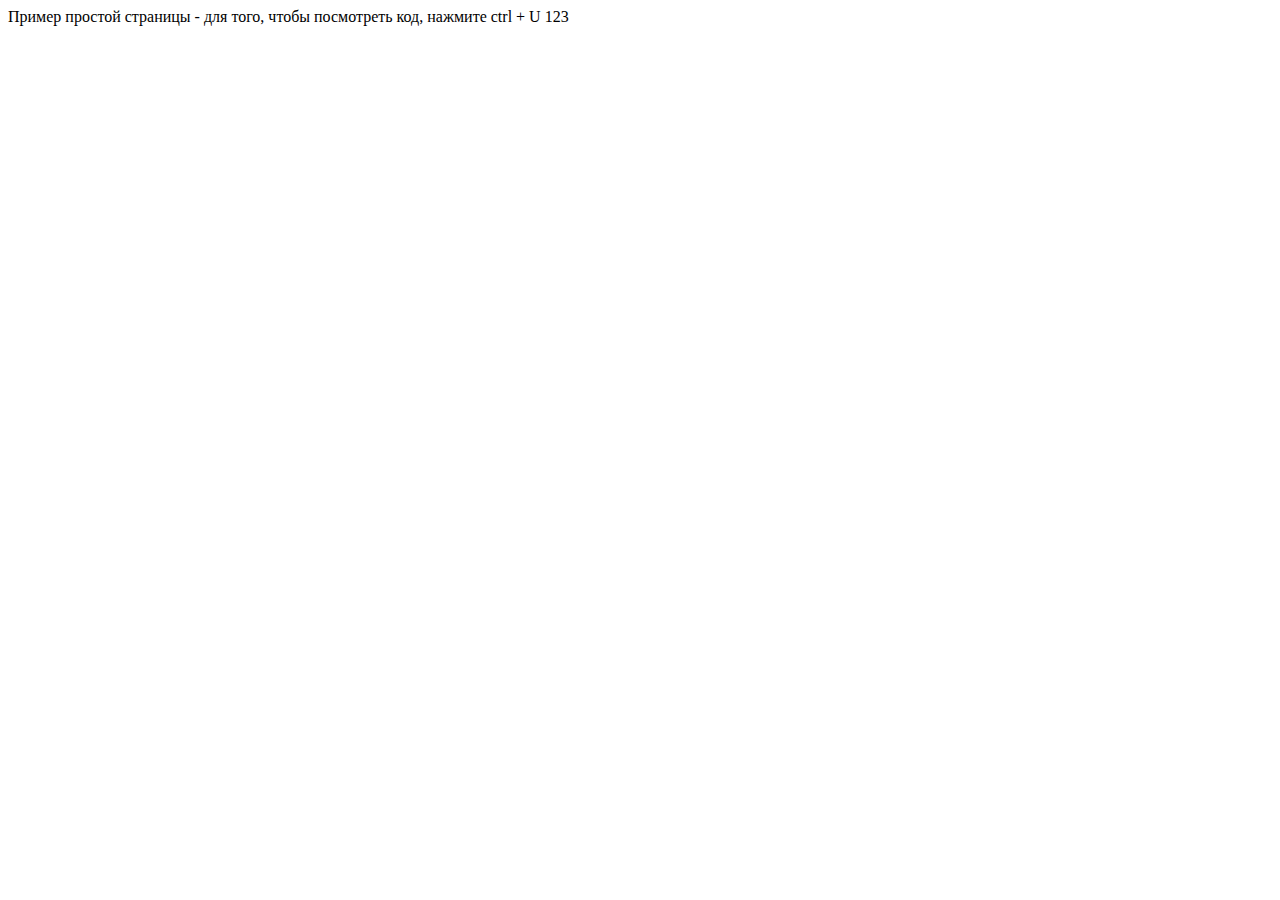
<file: index.html>
<!DOCTYPE html>

<html lang="ru">
<head>

<meta charset="UTF-8">

<title> Пример простой страницы html</title>
</head>

<body>

Пример простой страницы - для того, чтобы посмотреть код, нажмите ctrl + U 123
</body>

</html>
</file>
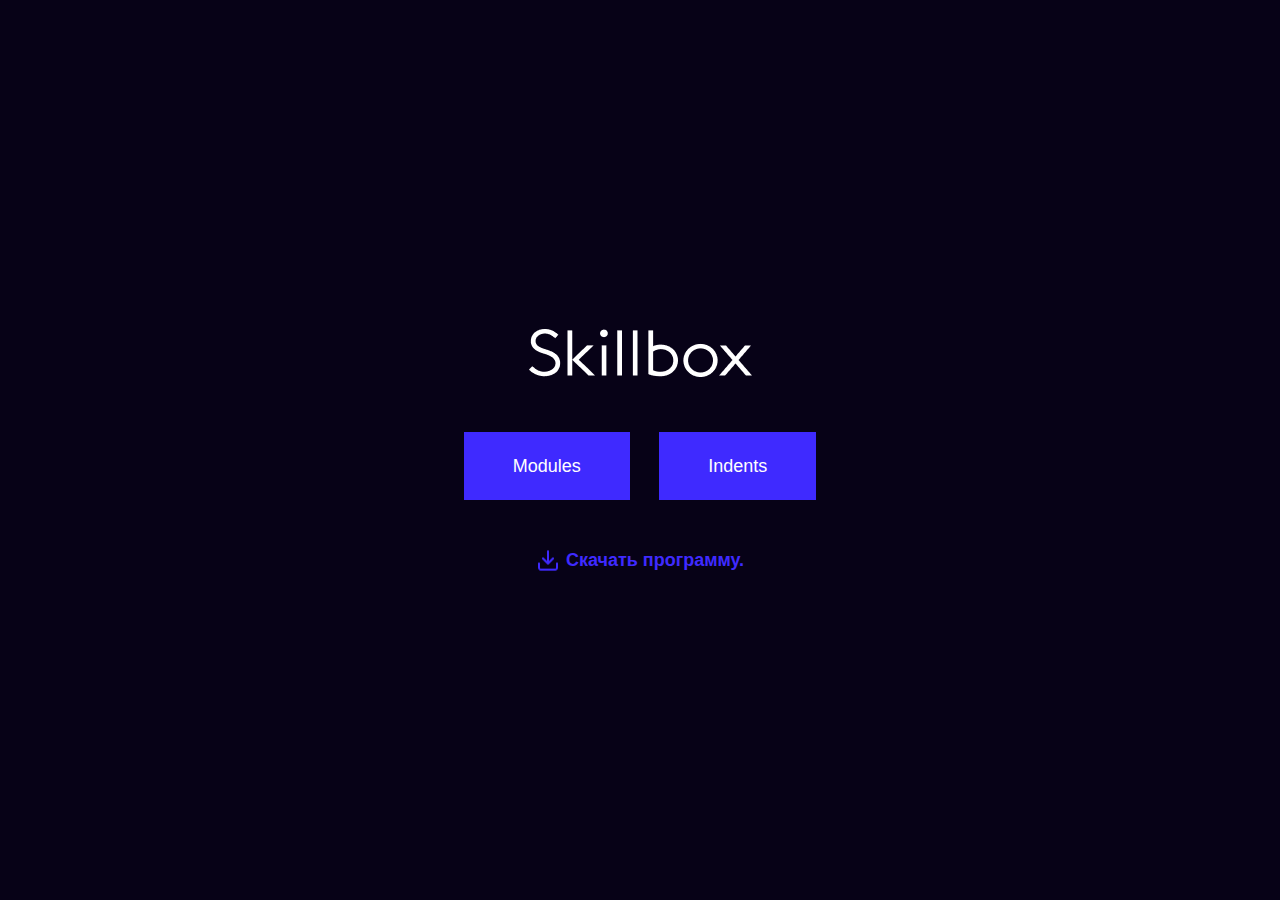
<file: Release/3/index.html>
<!DOCTYPE html>
<html lang="ru">

<head>
    <meta charset="UTF-8">
    <meta http-equiv="X-UA-Compatible" content="IE=edge">
    <meta name="viewport" content="width=device-width, initial-scale=1.0">
    <title>Практическая 3</title>
    <link rel="stylesheet" href="css/style.css">
    <link rel="stylesheet" href="css/normalize.css">
</head>

<body>
   
    <div class="main-content">
        <div class="logo">
            <a href="https://skillbox.ru/" target="_blank"><img src="img/logo-light.png"></a>
        </div>
        <div class="section">
            <a class="link1" href="#">Modules</a>
            <a class="link1" href="article.html">Indents</a>
        </div>

          <a class="link-index-download" href="skillbox.docx" download>Скачать программу.</a>

    
</div>
</body>
</html>
</file>
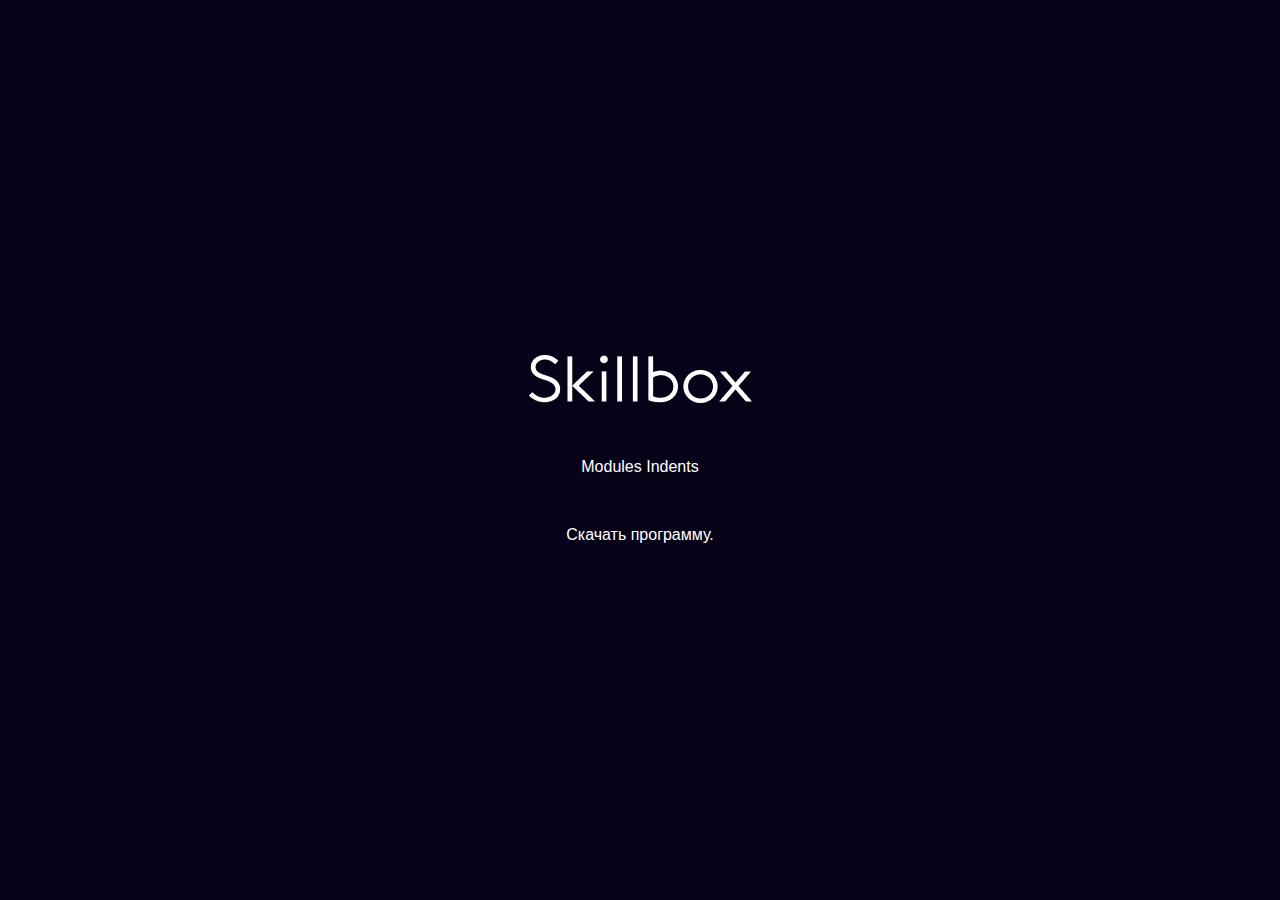
<file: Release/4/index.html>
<!DOCTYPE html>
<html lang="ru">

<head>
    <meta charset="UTF-8">
    <meta http-equiv="X-UA-Compatible" content="IE=edge">
    <meta name="viewport" content="width=device-width, initial-scale=1.0">
    <title>Практическая 5</title>
    <link rel="stylesheet" href="css/style.css">
    <link rel="stylesheet" href="css/normalize.css">
</head>

<body>
    <div class="main-content">
        <div class="logo">
            <a href="https://skillbox.ru/" target="_blank"><img src="img/logo-light.png"></a>
        </div>
        <div class="section">
            <a class="link1" href="modules.html">Modules</a>
            <a class="link1" href="article.html">Indents</a>
        </div>
        <div class="linkdownload">
            <a href="skillbox.docx" class="ico" download>Скачать программу.</a>
        </div>
    </div>
</body>

</html>
</file>
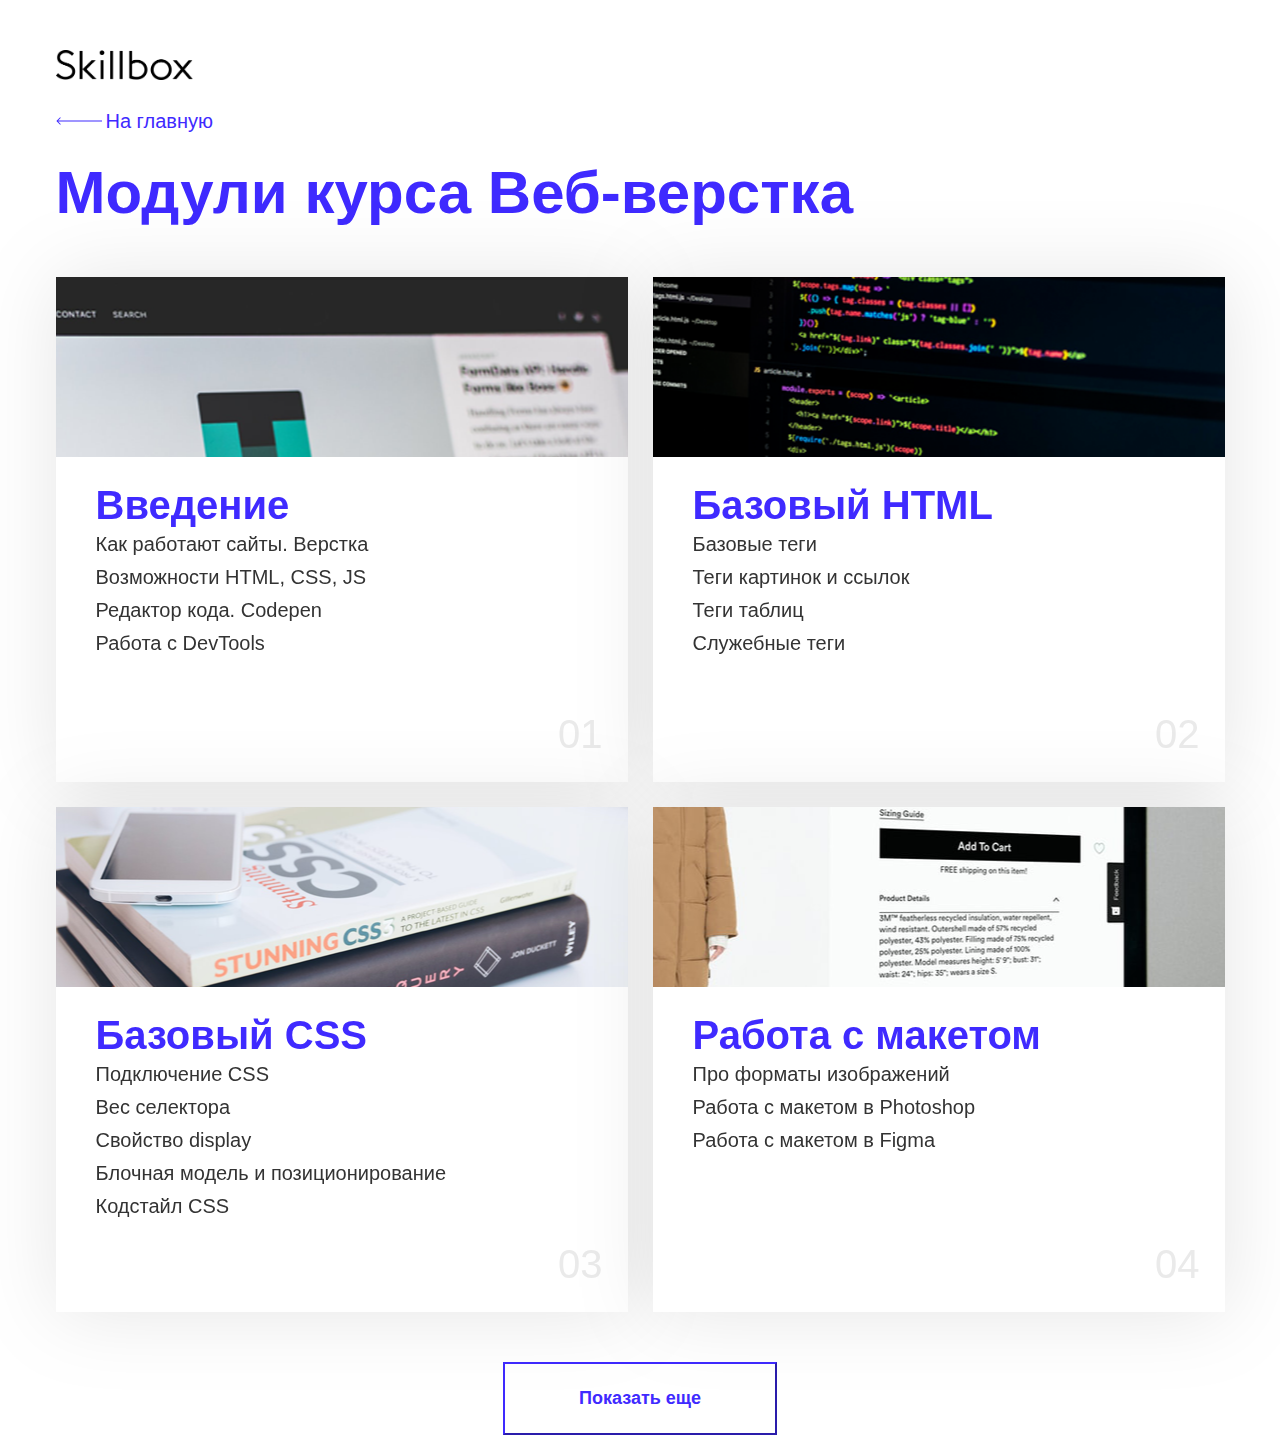
<file: Release/4/modules.html>
<!DOCTYPE html> 
<html lang="en"> 
 
<head> 
   <meta charset="UTF-8"> 
   <meta http-equiv="X-UA-Compatible" content="IE=edge"> 
   <meta name="viewport" content="width=device-width, initial-scale=1.0"> 
   <title>Modules</title> 
   <link rel="stylesheet" href="css/normalize.css"> 
   <link rel="stylesheet" href="css/style.css"> 
</head> 
 
<body class="body"> 
   <div class="modules-content"> 
      <div class="test1"> 
         <div class="modules-header"> 
            <img class="logo-modules" src="img/logo-dark.png"> 
            <a class="back" href="index.html">На главную</a> 
            <h1 class="modules-h1">Модули курса Веб-верстка</h1> 
         </div> 
         <ul class="modules-ul"> 
 
            <li class="modules-li li-img1"> 
               <ul class="modules-ul-block"> 
                  <h2 class="modules-h2">Введение</h2> 
                  <li class="modules-li-block">Как работают сайты. Верстка</li> 
                  <li class="modules-li-block">Возможности HTML, CSS, JS </li> 
                  <li class="modules-li-block">Редактор кода. Codepen</li> 
                  <li class="modules-li-block">Работа с DevTools</li> 
                  <span class="modules-number">01</span> 
               </ul> 
            </li> 
            <li class="modules-li li-img2"> 
               <ul class="modules-ul-block"> 
                  <h2 class="modules-h2">Базовый HTML</h2> 
                  <li class="modules-li-block">Базовые теги</li> 
                  <li class="modules-li-block">Теги картинок и ссылок</li> 
                  <li class="modules-li-block">Теги таблиц</li> 
                  <li class="modules-li-block">Служебные теги</li> 
                  <span class="modules-number">02</span> 
               </ul> 
            </li> 
            <li class="modules-li li-img3 zxc1"> 
               <ul class="modules-ul-block "> 
                  <h2 class="modules-h2">Базовый CSS</h2> 
                  <li class="modules-li-block">Подключение CSS</li> 
                  <li class="modules-li-block">Вес селектора</li> 
                  <li class="modules-li-block">Свойство display</li> 
                  <li class="modules-li-block">Блочная модель и позиционирование</li> 
                  <li class="modules-li-block">Кодстайл CSS</li> 
                  <span class="modules-number">03</span>
               </ul> 
            </li> 
            <li class="modules-li li-img4 zxc"> 
               <ul class="modules-ul-block"> 
                  <h2 class="modules-h2">Работа с макетом</h2> 
                  <li class="modules-li-block">Про форматы изображений</li> 
                  <li class="modules-li-block">Работа с макетом в Photoshop</li> 
                  <li class="modules-li-block">Работа с макетом в Figma</li> 
                  <span class="modules-number">04</span> 
               </ul> 
            </li> 
         </ul> 
      </div> 
      <button class="modules-button"> 
         Показать еще 
      </button> 

   </div> 
    
</body> 
 
</html>
</file>
<file: Release/3/css/style.css>
html {
	box-sizing: border-box;
}

*,
*::before,
*::after {
	box-sizing: inherit;
}

a {
	color: inherit;
	text-decoration: none;
}

img {
	max-width: 100%;
    
}

body {
    font-family: 'font', sans-serif;
}

.main-content {
    display: flex;
    flex-direction: column;
    align-items: center;
    justify-content: center;
    min-height: 100vh;
    color: #fff;
    background-color: #070217;
}

.logo {
    margin-bottom: 50px;
}

.section {
    margin-bottom: 50px;
}

.link1 {
    font-weight: 700px;
    font-size: 18px;
    background: #3f2aff;
    display: inline-block;
    padding-top: 24px;
    padding-bottom: 24px;
    padding-left: 49px;
    padding-right: 49px;
    margin-right: 25px;
}

.link1:last-child {
    margin-right: 0px;
}

.container {
    margin: 0 auto;
    padding: 80px 0;
    width: 1170px;
}

.p {
    margin: 0;
    margin-bottom: 40px;
    width: 872px;
    line-height: 32px;
}

.h1 {
    margin: 0;
    margin-bottom: 40px;
    font-size: 60px;
    font-weight: 400px;
    line-height: 60px;
    color: #333;

}


/* p {
    margin: 0px;
    margin-bottom: 40px;
    width: 872px;
} */
/* .otstup {
    display: inline-block;
    
} */

/* h1 {
    margin-bottom: 40px;
} */

.grey {
    border-radius: 20px;
    padding: 30px;
    background-color: #d1cece;
    margin-bottom: 40px;
    background-image: url("../img/decorate-1.png");
    background-repeat: no-repeat;
    background-position: right center;
    
}

.grey:last-child {
    margin-bottom: 0px;
    background-image: url("../img/decorate-2.png");
}

.pgrey {
    margin: 0;
    margin-bottom: 10px;
    width: 692px;
    line-height: 32px;
    
}

.h2 {
    margin: 0;
    margin-bottom: 10px;
    font-size: 40px;
    line-height: 46px;
    color: #333;
}

.h3 {
    margin: 0;
    margin-bottom: 10px;
    font-size: 40px;
    font-weight: 400px;
    line-height: 34px;
    color: #333;
}
/* h2,h3 {
    margin-bottom: 10px;
}  */

/* ul,ol {
    padding-left: 15px;
}

li {
    margin-bottom: 20px;
} */
.ul {
    padding-left: 15px;
    margin: 0;
    color: #3f2aff;
    border-bottom: 1px #3f2aff
    
}

.li {
    margin-bottom: 20px;
 border-bottom: 1px solid #1e00ff;
padding-left: 2px;
width: fit-content;

}

ul li::marker {
        color: #3f2aff;
        font-size: 1.2em;
      
}

.li:last-child {
    margin-bottom: 0px;
}

.img {
    margin-bottom: 40px;
}

.figure {
    display: block;
    margin-bottom: 40px;
    width: 872px;
    font-size: 0px;
    margin-left: 5px;
}
/* figure {
    display: inline-block;
    margin-bottom: 40px;
    width: 872px;
}

header {
    position: fixed;
    left: 0;
    top: 0;
    width: 100%;
    padding: 10px 0;
    background-color: gray;
    
} */
.link-index-download {
    padding-left: 30px;
    font-weight: 700;
    font-size: 18px;
    color: #3f2aff;
    display: inline-block;
    background-image: url("../img/download.png");
    background-position: left center;
    background-repeat: no-repeat;

}
.pgg
{
    margin: 0;
    margin-bottom: 40px;
    color: #fff;
    font-weight: 700;
    font-size: 30px;
    border-radius: 20px;
    padding: 50px 95px;
    background-color: #3f2aff;
}
.figcaption
{
    border: 1px solid #333;
    border-top: 0px;
    font-size: 16px;
    text-align: center;
    padding: 19px;
}
</file>
<file: Release/4/css/style.css>
html { 
    box-sizing: border-box; 
   } 
    
   *, 
   *::before, 
   *::after { 
    box-sizing: inherit; 
    margin: 0px; 
   } 
    
   .body { 
    font-family: Arial, Verdana, sans-serif; 
   } 
    
   a { 
    color: inherit; 
    text-decoration: none; 
   } 
    
   img { 
    max-width: 100%; 
   } 
    
   body { 
    font-family: 'font', sans-serif; 
    min-height: 400px; 
   } 
    
   .body { 
    font-family: Arial, Verdana, sans-serif; 
   } 
    
   .main-content { 
    display: flex; 
    flex-direction: column; 
    align-items: center; 
    justify-content: center; 
    min-height: 100vh; 
    color: #fff; 
    background-color: #070217; 
   } 
    
   .logo { 
    display: inline-block; 
    margin-bottom: 50px; 
   } 
    
   .section { 
    margin-bottom: 50px; 
   } 
    
   .link-index { 
    display: inline-block; 
    padding: 24px 49px; 
    margin-right: 25px; 
    font-weight: 700; 
    font-size: 18px; 
    background-color: #3f2aff; 
   } 
    
   .link-index:last-child { 
    margin-right: 0px; 
   } 
    
   .link-index-download { 
    padding-left: 30px; 
    font-weight: 700; 
    font-size: 18px; 
    color: #3f2aff; 
    display: inline-block; 
    background-image: url("../img/download.png"); 
    background-position: left center; 
    background-repeat: no-repeat; 
   } 
    
   .h1 { 
    margin-top: 0; 
    margin-bottom: 40px; 
    font-weight: 400; 
    font-size: 60px; 
    line-height: 60px; 
    color: #333; 
   } 
    
   .h2 { 
    margin-bottom: 10px; 
    font-size: 40px; 
    line-height: 46px; 
    color: #333; 
   } 
    
   .h3 { 
    margin-bottom: 10px; 
    font-size: 30px; 
    line-height: 34px; 
    color: #333; 
   } 
    
    
   .p { 
    margin-bottom: 40px; 
    width: 872px; 
    font-weight: 400; 
    font-size: 20px; 
    line-height: 32px; 
    color: #333; 
   } 
    
   .p-deduction { 
    margin-bottom: 40px; 
    border-radius: 20px; 
    padding: 50px 95px; 
    width: 100%; 
    font-weight: 700; 
    font-size: 30px; 
    color: #fff; 
    background-color: #3f2aff; 
   } 
    
   .list { 
    padding-left: 15px; 
    font-size: 20px; 
    
   } 
    
   .listli { 
    margin-bottom: 20px; 
   } 
    
   .listli:last-child { 
    margin-bottom: 0; 
   } 
    
   .listhref { 
    border-bottom-color: #3f2aff; 
    border-bottom-style: groove; 
    color: #3f2aff; 
   } 
    
   .list .listli::marker { 
    color: #3f2aff; 
   } 
    
   .img { 
    margin-bottom: 40px; 
   } 
    
   .fig { 
    display: inline-block; 
    margin-bottom: 40px; 
    width: 872px; 
    font-size: 0; 
    
   } 
    
   .figcaption { 
    font-size: 20px; 
    border: #b6b6b6; 
    border-width: 1px; 
    border-style: groove; 
    border-top-style: none; 
    padding: 19px 0; 
    font-weight: 400; 
    font-size: 14px; 
    text-align: center; 
   } 
    
   .figimg { 
    margin-bottom: 0px; 
   } 
    
   .container { 
    margin: 0 auto; 
    padding: 80px 0; 
    width: 1170px; 
   } 
    
   .gray { 
    border-radius: 20px; 
    padding: 30px; 
    background-color: #f3f3f3; 
    margin-bottom: 40px; 
    background-image: url(../img/decorate-1.png); 
    background-position: right; 
    background-repeat: no-repeat; 
    background-size: contain; 
   } 
    
   .gray:last-of-type { 
    margin-bottom: 0px; 
    background-image: url(../img/decorate-2.png); 
    background-position: right; 
    background-repeat: no-repeat; 
    background-size: contain; 
   } 
    
   .pgray { 
    width: 692px; 
    margin-bottom: 10px; 
    line-height: 32px; 
    font-size: 20px; 
   } 
    
   /*СТИЛИ ДЛЯ MODULES*/ 
    
   .modules-content { 
    display: flex; 
    flex-wrap: wrap; 
    flex-direction: column; 
    align-items: center; 
    position: relative; 
    justify-content: center; 
    min-height: 100vh; 
    background-color: #fff; 
    
   } 
    
   .test1 { 
    position: relative; 
    text-align: left; 
   } 
    
   .modules-header { 
    padding-top: 50px; 
   } 
    
   .logo-modules { 
    margin-bottom: 25px;
    width: 137px; 
   } 
    
   .modules-h1 { 
    margin: 0; 
    margin-bottom: 50px; 
    font-family: 'Arial'; 
    font-style: normal; 
    font-weight: 700; 
    font-size: 60px; 
    line-height: 69px; 
    color: #3F2AFF; 
   } 
    
   .back { 
    display: block; 
    margin-bottom: 25px; 
    padding-left: 50px; 
    background-image: url(../img/Arrow.png); 
    background-position: left center; 
    background-repeat: no-repeat; 
    color: #3f2aff; 
    font-family: Arial, Helvetica, sans-serif; 
    font-weight: 400; 
    font-size: 20px; 
    line-height: 23px; 
   } 
    
   .modules-ul { 
    list-style-type: none; 
    width: 1169px; 
    margin-bottom: 50px; 
    font-size: 0; 
    padding: 0; 
   } 
    
   .modules-li { 
    display: inline-block; 
    margin-bottom: 25px; 
    margin-right: 25px; 
    padding-top:205px; 
    vertical-align: top; 
    background-color: #fff; 
    width: 572px; 
    height: 505px; 
    filter: drop-shadow(1px 1px 40px rgba(0, 0, 0, 0.1)); 
    background-position: top center; 
    background-repeat: no-repeat; 
   } 
    
   .modules-li:nth-child(2n) { 
    margin-right: 0px; 
   } 
    
   .li-img1 { 
    background-image: url(../img/block1.png); 
   } 
    
   .li-img2 { 
    background-image: url(../img/block2.png); 
   } 
    
   .li-img3 { 
    background-image: url(../img/block3.png); 
   } 
    
   .li-img4 { 
    background-image: url(../img/block4.png); 
   } 
    
   .modules-ul-block { 
    list-style-type: none; 
   } 
    
   .modules-h2 { 
    font-family: 'Arial'; 
    font-style: normal; 
    font-weight: 700; 
    font-size: 40px; 
    line-height: 46px; 
    color: #3F2AFF; 
   } 
    
   .modules-li-block { 
    font-family: 'Arial'; 
    font-style: normal; 
    font-weight: 400; 
    font-size: 20px; 
    line-height: 165%; 
    color: #333333; 
   } 
    
   .modules-number { 
    position: absolute; 
    right: 25px; 
    bottom: 25px; 
    font-family: 'Arial'; 
    font-style: normal; 
    font-weight: 400; 
    font-size: 40px; 
    line-height: 46px; 
    /* identical to box height */ 
    
    text-align: right; 
    
    color: #EAEAEA; 
   } 
    
   .modules-button { 
    background-color: #fff; 
    color: #3F2AFF; 
    border-color: #3F2AFF; 
    padding: 24px 74px; 
    font-family: 'Arial'; 
    font-style: normal; 
    font-weight: 700; 
    font-size: 18px; 
    line-height: 21px; 
    cursor: pointer; 
   } 
    
   .modules-button:hover { 
    background-color: #f3f3f3; 
   }
.zxc {
    margin: 0;
}
.zxc1 {
    margin-bottom: 0;
}
</file>
